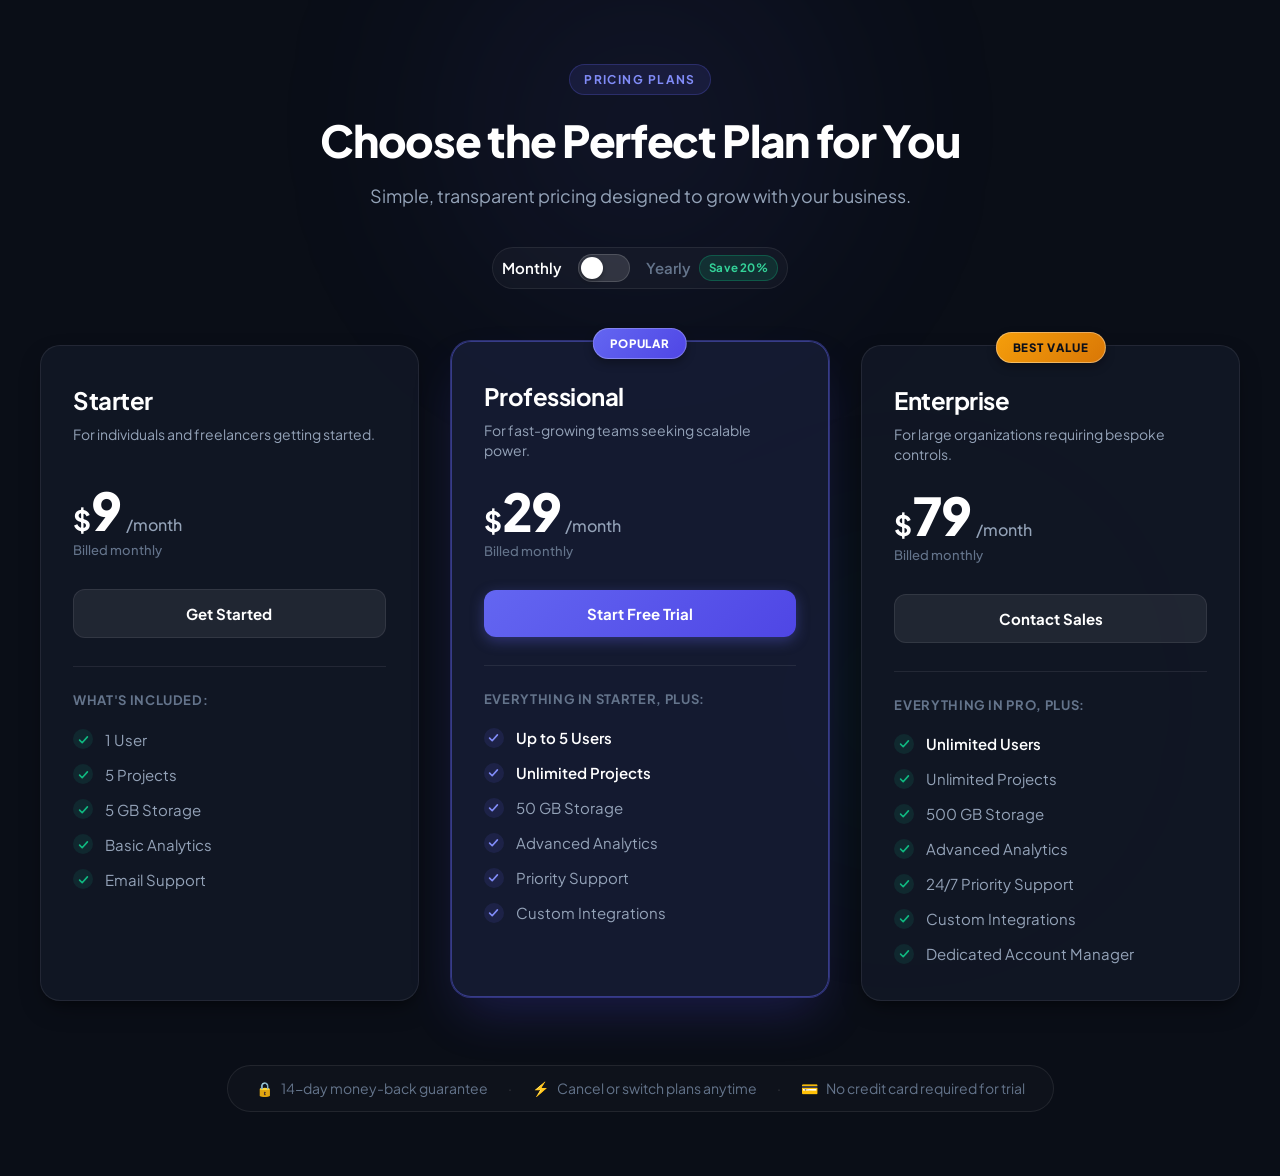
<file: pricing-cards/index.html>
<!DOCTYPE html>
<html lang="en">
<head>
  <meta charset="UTF-8">
  <meta name="viewport" content="width=device-width, initial-scale=1.0">
  <title>SaaS Product Pricing Cards</title>
  <meta name="description" content="Simple, transparent pricing designed to grow with your business. Choose the perfect plan for your team.">
  
  <!-- Google Fonts: Plus Jakarta Sans for modern typography -->
  <link rel="preconnect" href="https://fonts.googleapis.com">
  <link rel="preconnect" href="https://fonts.gstatic.com" crossorigin>
  <link href="https://fonts.googleapis.com/css2?family=Plus+Jakarta+Sans:wght@400;500;600;700;800&display=swap" rel="stylesheet">
  
  <!-- External Stylesheet -->
  <link rel="stylesheet" href="style.css">
</head>
<body>
  <!-- Ambient background glow elements -->
  <div class="bg-glow bg-glow-1" aria-hidden="true"></div>
  <div class="bg-glow bg-glow-2" aria-hidden="true"></div>

  <!-- Main Pricing Section Container -->
  <main class="pricing-container">
    
    <!-- Header Section -->
    <header class="pricing-header">
      <span class="product-badge">PRICING PLANS</span>
      <h1 class="main-heading">Choose the Perfect Plan for You</h1>
      <p class="sub-heading">Simple, transparent pricing designed to grow with your business.</p>
      
      <!-- Billing Toggle Component -->
      <div class="toggle-container" role="region" aria-label="Billing frequency selection">
        <span class="toggle-label monthly-label active" id="monthly-label">Monthly</span>
        
        <button 
          type="button" 
          class="billing-toggle" 
          id="billingToggle" 
          role="switch" 
          aria-checked="false" 
          aria-labelledby="yearly-label"
          title="Toggle between monthly and yearly billing"
        >
          <span class="toggle-circle"></span>
        </button>
        
        <div class="yearly-option">
          <span class="toggle-label yearly-label" id="yearly-label">Yearly</span>
          <span class="discount-badge" id="discountBadge">Save 20%</span>
        </div>
      </div>
    </header>

    <!-- Pricing Cards Grid -->
    <section class="pricing-grid" aria-label="Subscription plans">
      
      <!-- 1. Starter Card -->
      <article class="pricing-card starter-card" id="card-starter">
        <div class="card-inner">
          <div class="card-header">
            <h2 class="plan-name">Starter</h2>
            <p class="plan-desc">For individuals and freelancers getting started.</p>
          </div>

          <div class="pricing-box">
            <div class="price-wrapper">
              <span class="currency-symbol">$</span>
              <span class="price-value" data-plan="starter" data-monthly="9" data-yearly="86">9</span>
            </div>
            <span class="billing-period">/month</span>
          </div>

          <p class="billing-note" data-monthly-note="Billed monthly" data-yearly-note="Save $22 billed annually">Billed monthly</p>

          <button type="button" class="btn btn-secondary cta-btn" data-plan-title="Starter">
            Get Started
          </button>

          <div class="card-divider"></div>

          <div class="features-header">What's included:</div>
          <ul class="features-list">
            <li class="feature-item">
              <span class="check-icon" aria-hidden="true">
                <svg viewBox="0 0 20 20" fill="none" stroke="currentColor" stroke-width="2.5" stroke-linecap="round" stroke-linejoin="round">
                  <polyline points="4 11 8 15 16 6"></polyline>
                </svg>
              </span>
              <span>1 User</span>
            </li>
            <li class="feature-item">
              <span class="check-icon" aria-hidden="true">
                <svg viewBox="0 0 20 20" fill="none" stroke="currentColor" stroke-width="2.5" stroke-linecap="round" stroke-linejoin="round">
                  <polyline points="4 11 8 15 16 6"></polyline>
                </svg>
              </span>
              <span>5 Projects</span>
            </li>
            <li class="feature-item">
              <span class="check-icon" aria-hidden="true">
                <svg viewBox="0 0 20 20" fill="none" stroke="currentColor" stroke-width="2.5" stroke-linecap="round" stroke-linejoin="round">
                  <polyline points="4 11 8 15 16 6"></polyline>
                </svg>
              </span>
              <span>5 GB Storage</span>
            </li>
            <li class="feature-item">
              <span class="check-icon" aria-hidden="true">
                <svg viewBox="0 0 20 20" fill="none" stroke="currentColor" stroke-width="2.5" stroke-linecap="round" stroke-linejoin="round">
                  <polyline points="4 11 8 15 16 6"></polyline>
                </svg>
              </span>
              <span>Basic Analytics</span>
            </li>
            <li class="feature-item">
              <span class="check-icon" aria-hidden="true">
                <svg viewBox="0 0 20 20" fill="none" stroke="currentColor" stroke-width="2.5" stroke-linecap="round" stroke-linejoin="round">
                  <polyline points="4 11 8 15 16 6"></polyline>
                </svg>
              </span>
              <span>Email Support</span>
            </li>
          </ul>
        </div>
      </article>

      <!-- 2. Professional Card (Featured / Popular) -->
      <article class="pricing-card professional-card featured" id="card-professional">
        <!-- Badge Ribbon -->
        <div class="badge-ribbon popular-ribbon">
          <span>POPULAR</span>
        </div>

        <div class="card-inner">
          <div class="card-header">
            <h2 class="plan-name">Professional</h2>
            <p class="plan-desc">For fast-growing teams seeking scalable power.</p>
          </div>

          <div class="pricing-box">
            <div class="price-wrapper">
              <span class="currency-symbol">$</span>
              <span class="price-value" data-plan="professional" data-monthly="29" data-yearly="278">29</span>
            </div>
            <span class="billing-period">/month</span>
          </div>

          <p class="billing-note" data-monthly-note="Billed monthly" data-yearly-note="Save $70 billed annually">Billed monthly</p>

          <button type="button" class="btn btn-primary cta-btn" data-plan-title="Professional">
            Start Free Trial
          </button>

          <div class="card-divider"></div>

          <div class="features-header">Everything in Starter, plus:</div>
          <ul class="features-list">
            <li class="feature-item">
              <span class="check-icon" aria-hidden="true">
                <svg viewBox="0 0 20 20" fill="none" stroke="currentColor" stroke-width="2.5" stroke-linecap="round" stroke-linejoin="round">
                  <polyline points="4 11 8 15 16 6"></polyline>
                </svg>
              </span>
              <span><strong>Up to 5 Users</strong></span>
            </li>
            <li class="feature-item">
              <span class="check-icon" aria-hidden="true">
                <svg viewBox="0 0 20 20" fill="none" stroke="currentColor" stroke-width="2.5" stroke-linecap="round" stroke-linejoin="round">
                  <polyline points="4 11 8 15 16 6"></polyline>
                </svg>
              </span>
              <span><strong>Unlimited Projects</strong></span>
            </li>
            <li class="feature-item">
              <span class="check-icon" aria-hidden="true">
                <svg viewBox="0 0 20 20" fill="none" stroke="currentColor" stroke-width="2.5" stroke-linecap="round" stroke-linejoin="round">
                  <polyline points="4 11 8 15 16 6"></polyline>
                </svg>
              </span>
              <span>50 GB Storage</span>
            </li>
            <li class="feature-item">
              <span class="check-icon" aria-hidden="true">
                <svg viewBox="0 0 20 20" fill="none" stroke="currentColor" stroke-width="2.5" stroke-linecap="round" stroke-linejoin="round">
                  <polyline points="4 11 8 15 16 6"></polyline>
                </svg>
              </span>
              <span>Advanced Analytics</span>
            </li>
            <li class="feature-item">
              <span class="check-icon" aria-hidden="true">
                <svg viewBox="0 0 20 20" fill="none" stroke="currentColor" stroke-width="2.5" stroke-linecap="round" stroke-linejoin="round">
                  <polyline points="4 11 8 15 16 6"></polyline>
                </svg>
              </span>
              <span>Priority Support</span>
            </li>
            <li class="feature-item">
              <span class="check-icon" aria-hidden="true">
                <svg viewBox="0 0 20 20" fill="none" stroke="currentColor" stroke-width="2.5" stroke-linecap="round" stroke-linejoin="round">
                  <polyline points="4 11 8 15 16 6"></polyline>
                </svg>
              </span>
              <span>Custom Integrations</span>
            </li>
          </ul>
        </div>
      </article>

      <!-- 3. Enterprise Card (Best Value) -->
      <article class="pricing-card enterprise-card" id="card-enterprise">
        <!-- Badge Ribbon -->
        <div class="badge-ribbon best-value-ribbon">
          <span>BEST VALUE</span>
        </div>

        <div class="card-inner">
          <div class="card-header">
            <h2 class="plan-name">Enterprise</h2>
            <p class="plan-desc">For large organizations requiring bespoke controls.</p>
          </div>

          <div class="pricing-box">
            <div class="price-wrapper">
              <span class="currency-symbol">$</span>
              <span class="price-value" data-plan="enterprise" data-monthly="79" data-yearly="758">79</span>
            </div>
            <span class="billing-period">/month</span>
          </div>

          <p class="billing-note" data-monthly-note="Billed monthly" data-yearly-note="Save $190 billed annually">Billed monthly</p>

          <button type="button" class="btn btn-secondary cta-btn" data-plan-title="Enterprise">
            Contact Sales
          </button>

          <div class="card-divider"></div>

          <div class="features-header">Everything in Pro, plus:</div>
          <ul class="features-list">
            <li class="feature-item">
              <span class="check-icon" aria-hidden="true">
                <svg viewBox="0 0 20 20" fill="none" stroke="currentColor" stroke-width="2.5" stroke-linecap="round" stroke-linejoin="round">
                  <polyline points="4 11 8 15 16 6"></polyline>
                </svg>
              </span>
              <span><strong>Unlimited Users</strong></span>
            </li>
            <li class="feature-item">
              <span class="check-icon" aria-hidden="true">
                <svg viewBox="0 0 20 20" fill="none" stroke="currentColor" stroke-width="2.5" stroke-linecap="round" stroke-linejoin="round">
                  <polyline points="4 11 8 15 16 6"></polyline>
                </svg>
              </span>
              <span>Unlimited Projects</span>
            </li>
            <li class="feature-item">
              <span class="check-icon" aria-hidden="true">
                <svg viewBox="0 0 20 20" fill="none" stroke="currentColor" stroke-width="2.5" stroke-linecap="round" stroke-linejoin="round">
                  <polyline points="4 11 8 15 16 6"></polyline>
                </svg>
              </span>
              <span>500 GB Storage</span>
            </li>
            <li class="feature-item">
              <span class="check-icon" aria-hidden="true">
                <svg viewBox="0 0 20 20" fill="none" stroke="currentColor" stroke-width="2.5" stroke-linecap="round" stroke-linejoin="round">
                  <polyline points="4 11 8 15 16 6"></polyline>
                </svg>
              </span>
              <span>Advanced Analytics</span>
            </li>
            <li class="feature-item">
              <span class="check-icon" aria-hidden="true">
                <svg viewBox="0 0 20 20" fill="none" stroke="currentColor" stroke-width="2.5" stroke-linecap="round" stroke-linejoin="round">
                  <polyline points="4 11 8 15 16 6"></polyline>
                </svg>
              </span>
              <span>24/7 Priority Support</span>
            </li>
            <li class="feature-item">
              <span class="check-icon" aria-hidden="true">
                <svg viewBox="0 0 20 20" fill="none" stroke="currentColor" stroke-width="2.5" stroke-linecap="round" stroke-linejoin="round">
                  <polyline points="4 11 8 15 16 6"></polyline>
                </svg>
              </span>
              <span>Custom Integrations</span>
            </li>
            <li class="feature-item">
              <span class="check-icon" aria-hidden="true">
                <svg viewBox="0 0 20 20" fill="none" stroke="currentColor" stroke-width="2.5" stroke-linecap="round" stroke-linejoin="round">
                  <polyline points="4 11 8 15 16 6"></polyline>
                </svg>
              </span>
              <span>Dedicated Account Manager</span>
            </li>
          </ul>
        </div>
      </article>

    </section>

    <!-- Trust & FAQ Banner -->
    <footer class="pricing-footer">
      <div class="trust-indicators">
        <div class="trust-item">
          <span class="trust-icon" aria-hidden="true">🔒</span>
          <span>14-day money-back guarantee</span>
        </div>
        <div class="trust-divider">·</div>
        <div class="trust-item">
          <span class="trust-icon" aria-hidden="true">⚡</span>
          <span>Cancel or switch plans anytime</span>
        </div>
        <div class="trust-divider">·</div>
        <div class="trust-item">
          <span class="trust-icon" aria-hidden="true">💳</span>
          <span>No credit card required for trial</span>
        </div>
      </div>
    </footer>
  </main>

  <!-- Interactive Feedback Toast / Modal Dialog -->
  <aside class="action-modal" id="actionModal" role="dialog" aria-modal="true" aria-hidden="true">
    <div class="modal-card">
      <div class="modal-icon-wrap" id="modalIcon">✓</div>
      <h3 class="modal-title" id="modalTitle">Plan Selected</h3>
      <p class="modal-message" id="modalMessage">You selected the plan.</p>
      <div class="modal-plan-summary" id="modalSummary"></div>
      <button type="button" class="btn btn-primary modal-close-btn" id="modalCloseBtn">
        Continue
      </button>
    </div>
  </aside>

  <!-- Vanilla JavaScript -->
  <script src="script.js"></script>
</body>
</html>
</file>
<file: pricing-cards/style.css>
/* ==========================================================================
   SaaS Product Pricing Cards Stylesheet
   Modern, Professional, Fully Responsive Component
   ========================================================================== */

/* --- CSS Variables & Theme Tokens --- */
:root {
  --font-family: 'Plus Jakarta Sans', -apple-system, BlinkMacSystemFont, 'Segoe UI', Roboto, sans-serif;
  
  /* Color Palette */
  --color-bg-base: #0a0e17;
  --color-bg-card: rgba(18, 24, 38, 0.85);
  --color-bg-card-hover: rgba(22, 30, 48, 0.95);
  --color-bg-featured: rgba(22, 28, 52, 0.92);
  
  --color-border: rgba(255, 255, 255, 0.08);
  --color-border-hover: rgba(255, 255, 255, 0.16);
  --color-border-featured: rgba(99, 102, 241, 0.45);
  
  --color-text-main: #f8fafc;
  --color-text-muted: #94a3b8;
  --color-text-subtle: #64748b;
  
  --color-primary: #6366f1;
  --color-primary-hover: #4f46e5;
  --color-primary-light: rgba(99, 102, 241, 0.12);
  
  --color-emerald: #10b981;
  --color-emerald-light: rgba(16, 185, 129, 0.12);
  
  --color-badge-gold: #f59e0b;
  --color-badge-gold-bg: rgba(245, 158, 11, 0.12);
  
  /* Shadows & Elevation */
  --shadow-sm: 0 4px 6px -1px rgba(0, 0, 0, 0.2), 0 2px 4px -2px rgba(0, 0, 0, 0.2);
  --shadow-md: 0 10px 25px -5px rgba(0, 0, 0, 0.35), 0 8px 10px -6px rgba(0, 0, 0, 0.3);
  --shadow-lg: 0 20px 35px -10px rgba(0, 0, 0, 0.5), 0 1px 2px rgba(255, 255, 255, 0.05) inset;
  --shadow-featured: 0 25px 50px -12px rgba(79, 70, 229, 0.25), 0 0 0 1px rgba(99, 102, 241, 0.4);
  --shadow-featured-hover: 0 30px 60px -12px rgba(79, 70, 229, 0.35), 0 0 0 1px rgba(129, 140, 248, 0.6);

  /* Geometry & Motion */
  --radius-card: 20px;
  --radius-btn: 12px;
  --radius-badge: 9999px;
  --transition-smooth: all 0.3s cubic-bezier(0.16, 1, 0.3, 1);
  --transition-fast: all 0.15s ease-in-out;
}

/* --- Global Reset & Box Sizing --- */
*, *::before, *::after {
  box-sizing: border-box;
  margin: 0;
  padding: 0;
}

body {
  font-family: var(--font-family);
  background-color: var(--color-bg-base);
  color: var(--color-text-main);
  min-height: 100vh;
  display: flex;
  flex-direction: column;
  align-items: center;
  justify-content: center;
  padding: 4rem 1.5rem;
  overflow-x: hidden;
  position: relative;
  line-height: 1.5;
  -webkit-font-smoothing: antialiased;
  -moz-osx-font-smoothing: grayscale;
}

/* --- Ambient Background Glows --- */
.bg-glow {
  position: fixed;
  border-radius: 50%;
  filter: blur(120px);
  pointer-events: none;
  z-index: 0;
  opacity: 0.45;
}

.bg-glow-1 {
  width: 550px;
  height: 450px;
  background: radial-gradient(circle, rgba(99, 102, 241, 0.35) 0%, rgba(99, 102, 241, 0) 70%);
  top: -100px;
  left: 50%;
  transform: translateX(-50%);
}

.bg-glow-2 {
  width: 500px;
  height: 400px;
  background: radial-gradient(circle, rgba(16, 185, 129, 0.18) 0%, rgba(16, 185, 129, 0) 70%);
  bottom: 0;
  right: 10%;
}

/* --- Main Pricing Container --- */
.pricing-container {
  position: relative;
  z-index: 1;
  width: 100%;
  max-width: 1200px;
  margin: 0 auto;
  display: flex;
  flex-direction: column;
  align-items: center;
}

/* --- Header Section --- */
.pricing-header {
  text-align: center;
  max-width: 720px;
  margin-bottom: 3.5rem;
  animation: fadeInDown 0.6s cubic-bezier(0.16, 1, 0.3, 1) forwards;
}

.product-badge {
  display: inline-block;
  font-size: 0.75rem;
  font-weight: 700;
  letter-spacing: 0.12em;
  color: #818cf8;
  background: rgba(99, 102, 241, 0.12);
  border: 1px solid rgba(99, 102, 241, 0.25);
  padding: 0.35rem 0.9rem;
  border-radius: var(--radius-badge);
  margin-bottom: 1.25rem;
  text-transform: uppercase;
}

.main-heading {
  font-size: 2.75rem;
  font-weight: 800;
  letter-spacing: -0.03em;
  line-height: 1.15;
  color: #ffffff;
  margin-bottom: 1rem;
  text-wrap: balance;
}

.sub-heading {
  font-size: 1.125rem;
  color: var(--color-text-muted);
  line-height: 1.6;
  text-wrap: balance;
}

/* --- Billing Toggle Component --- */
.toggle-container {
  display: inline-flex;
  align-items: center;
  justify-content: center;
  gap: 1rem;
  margin-top: 2.25rem;
  padding: 0.4rem 0.6rem;
  background: rgba(255, 255, 255, 0.03);
  border: 1px solid var(--color-border);
  border-radius: var(--radius-badge);
  backdrop-filter: blur(8px);
  -webkit-backdrop-filter: blur(8px);
}

.toggle-label {
  font-size: 0.9375rem;
  font-weight: 600;
  color: var(--color-text-subtle);
  transition: color var(--transition-fast);
  cursor: pointer;
  user-select: none;
}

.toggle-label.active {
  color: #ffffff;
}

.billing-toggle {
  position: relative;
  width: 52px;
  height: 28px;
  background: rgba(255, 255, 255, 0.12);
  border: 1px solid rgba(255, 255, 255, 0.15);
  border-radius: var(--radius-badge);
  cursor: pointer;
  outline: none;
  padding: 2px;
  display: flex;
  align-items: center;
  transition: background-color var(--transition-fast), border-color var(--transition-fast);
}

.billing-toggle:focus-visible {
  box-shadow: 0 0 0 3px rgba(99, 102, 241, 0.5);
}

.billing-toggle:hover {
  background: rgba(255, 255, 255, 0.18);
}

.billing-toggle.is-yearly {
  background: var(--color-primary);
  border-color: #818cf8;
}

.toggle-circle {
  display: block;
  width: 22px;
  height: 22px;
  background: #ffffff;
  border-radius: 50%;
  box-shadow: 0 2px 4px rgba(0, 0, 0, 0.3);
  transform: translateX(0);
  transition: transform 0.28s cubic-bezier(0.16, 1, 0.3, 1);
}

.billing-toggle.is-yearly .toggle-circle {
  transform: translateX(24px);
}

.yearly-option {
  display: flex;
  align-items: center;
  gap: 0.5rem;
}

.discount-badge {
  font-size: 0.72rem;
  font-weight: 700;
  letter-spacing: 0.02em;
  color: #34d399;
  background: rgba(16, 185, 129, 0.15);
  border: 1px solid rgba(16, 185, 129, 0.3);
  padding: 0.2rem 0.55rem;
  border-radius: var(--radius-badge);
  white-space: nowrap;
  transition: var(--transition-fast);
}

/* --- Pricing Grid Layout --- */
.pricing-grid {
  display: grid;
  grid-template-columns: repeat(3, 1fr);
  gap: 2rem;
  width: 100%;
  align-items: stretch;
  animation: fadeInUp 0.7s cubic-bezier(0.16, 1, 0.3, 1) forwards;
}

/* --- Pricing Card Base --- */
.pricing-card {
  position: relative;
  background: var(--color-bg-card);
  border: 1px solid var(--color-border);
  border-radius: var(--radius-card);
  padding: 2.25rem 2rem;
  box-shadow: var(--shadow-md);
  transition: var(--transition-smooth);
  backdrop-filter: blur(12px);
  -webkit-backdrop-filter: blur(12px);
  display: flex;
  flex-direction: column;
}

/* Hover Effect requirement: transform: translateY(-10px) */
.pricing-card:hover {
  transform: translateY(-10px);
  box-shadow: var(--shadow-lg);
  border-color: var(--color-border-hover);
  background: var(--color-bg-card-hover);
}

/* --- Featured (Professional) Card Special Styling --- */
.pricing-card.featured {
  background: var(--color-bg-featured);
  border-color: var(--color-border-featured);
  box-shadow: var(--shadow-featured);
  transform: translateY(-4px);
}

.pricing-card.featured:hover {
  transform: translateY(-14px);
  box-shadow: var(--shadow-featured-hover);
  border-color: rgba(129, 140, 248, 0.65);
}

.card-inner {
  display: flex;
  flex-direction: column;
  height: 100%;
}

/* --- Badges / Ribbons --- */
.badge-ribbon {
  position: absolute;
  top: -14px;
  left: 50%;
  transform: translateX(-50%);
  padding: 0.35rem 1rem;
  border-radius: var(--radius-badge);
  font-size: 0.72rem;
  font-weight: 800;
  letter-spacing: 0.08em;
  text-transform: uppercase;
  z-index: 2;
  box-shadow: 0 4px 10px rgba(0, 0, 0, 0.3);
  white-space: nowrap;
}

.popular-ribbon {
  background: linear-gradient(135deg, #6366f1 0%, #4f46e5 100%);
  color: #ffffff;
  border: 1px solid rgba(255, 255, 255, 0.25);
}

.best-value-ribbon {
  background: linear-gradient(135deg, #f59e0b 0%, #d97706 100%);
  color: #0b0f19;
  border: 1px solid rgba(255, 255, 255, 0.35);
  font-weight: 800;
}

/* --- Card Header & Typography --- */
.card-header {
  margin-bottom: 1.5rem;
}

.plan-name {
  font-size: 1.5rem;
  font-weight: 700;
  color: #ffffff;
  margin-bottom: 0.35rem;
  letter-spacing: -0.02em;
}

.plan-desc {
  font-size: 0.875rem;
  color: var(--color-text-muted);
  line-height: 1.45;
  min-height: 2.6em;
}

/* --- Pricing Numerical Display --- */
.pricing-box {
  display: flex;
  align-items: baseline;
  gap: 0.35rem;
  margin-bottom: 0.25rem;
}

.price-wrapper {
  display: inline-flex;
  align-items: baseline;
}

.currency-symbol {
  font-size: 1.75rem;
  font-weight: 700;
  color: #ffffff;
  line-height: 1;
}

.price-value {
  font-size: 3.25rem;
  font-weight: 800;
  color: #ffffff;
  line-height: 1;
  letter-spacing: -0.04em;
  font-variant-numeric: tabular-nums;
  display: inline-block;
  transition: transform 0.25s ease, opacity 0.25s ease;
}

/* Number animation helper classes */
.price-value.animating {
  opacity: 0;
  transform: translateY(-8px) scale(0.96);
}

.billing-period {
  font-size: 1rem;
  font-weight: 500;
  color: var(--color-text-muted);
}

.billing-note {
  font-size: 0.8125rem;
  color: var(--color-text-subtle);
  margin-bottom: 1.75rem;
  font-weight: 500;
  min-height: 1.25rem;
}

/* --- Button Styling --- */
.btn {
  width: 100%;
  padding: 0.875rem 1.25rem;
  border-radius: var(--radius-btn);
  font-size: 0.9375rem;
  font-weight: 700;
  font-family: inherit;
  cursor: pointer;
  border: none;
  outline: none;
  display: inline-flex;
  align-items: center;
  justify-content: center;
  transition: var(--transition-smooth);
  user-select: none;
}

.btn:hover {
  transform: scale(1.02);
}

.btn:active {
  transform: scale(0.98);
}

.btn-primary {
  background: linear-gradient(135deg, #6366f1 0%, #4f46e5 100%);
  color: #ffffff;
  box-shadow: 0 4px 14px rgba(99, 102, 241, 0.35);
}

.btn-primary:hover {
  background: linear-gradient(135deg, #4f46e5 0%, #4338ca 100%);
  box-shadow: 0 6px 20px rgba(99, 102, 241, 0.45);
}

.btn-secondary {
  background: rgba(255, 255, 255, 0.07);
  color: #ffffff;
  border: 1px solid var(--color-border);
}

.btn-secondary:hover {
  background: rgba(255, 255, 255, 0.12);
  border-color: rgba(255, 255, 255, 0.2);
}

/* --- Divider Line --- */
.card-divider {
  height: 1px;
  width: 100%;
  background: var(--color-border);
  margin: 1.75rem 0 1.5rem;
}

/* --- Features Section Inside Card --- */
.features-header {
  font-size: 0.8125rem;
  font-weight: 700;
  text-transform: uppercase;
  letter-spacing: 0.05em;
  color: var(--color-text-subtle);
  margin-bottom: 1.125rem;
}

.features-list {
  list-style: none;
  display: flex;
  flex-direction: column;
  gap: 0.875rem;
}

.feature-item {
  display: flex;
  align-items: center;
  gap: 0.75rem;
  font-size: 0.9375rem;
  color: var(--color-text-muted);
  line-height: 1.4;
}

.feature-item strong {
  color: #ffffff;
  font-weight: 600;
}

.check-icon {
  display: flex;
  align-items: center;
  justify-content: center;
  width: 20px;
  height: 20px;
  flex-shrink: 0;
  border-radius: 50%;
  background: var(--color-emerald-light);
  color: #10b981;
}

.pricing-card.featured .check-icon {
  background: var(--color-primary-light);
  color: #818cf8;
}

.check-icon svg {
  width: 13px;
  height: 13px;
}

/* --- Footer Trust Bar --- */
.pricing-footer {
  margin-top: 4rem;
  text-align: center;
  animation: fadeIn 0.8s ease forwards;
}

.trust-indicators {
  display: inline-flex;
  flex-wrap: wrap;
  align-items: center;
  justify-content: center;
  gap: 1.25rem;
  padding: 0.75rem 1.75rem;
  background: rgba(255, 255, 255, 0.02);
  border: 1px solid var(--color-border);
  border-radius: var(--radius-badge);
  font-size: 0.875rem;
  color: var(--color-text-subtle);
}

.trust-item {
  display: flex;
  align-items: center;
  gap: 0.5rem;
}

.trust-divider {
  color: rgba(255, 255, 255, 0.15);
}

/* --- Interactive Action Modal / Toast --- */
.action-modal {
  position: fixed;
  inset: 0;
  background: rgba(5, 8, 15, 0.75);
  backdrop-filter: blur(8px);
  -webkit-backdrop-filter: blur(8px);
  z-index: 100;
  display: flex;
  align-items: center;
  justify-content: center;
  padding: 1.5rem;
  opacity: 0;
  pointer-events: none;
  transition: opacity 0.25s ease;
}

.action-modal.is-active {
  opacity: 1;
  pointer-events: auto;
}

.modal-card {
  background: #111827;
  border: 1px solid rgba(255, 255, 255, 0.12);
  border-radius: 20px;
  padding: 2.25rem;
  max-width: 420px;
  width: 100%;
  text-align: center;
  box-shadow: 0 25px 50px -12px rgba(0, 0, 0, 0.7);
  transform: translateY(16px) scale(0.96);
  transition: transform 0.28s cubic-bezier(0.16, 1, 0.3, 1);
}

.action-modal.is-active .modal-card {
  transform: translateY(0) scale(1);
}

.modal-icon-wrap {
  width: 52px;
  height: 52px;
  border-radius: 50%;
  background: rgba(99, 102, 241, 0.18);
  border: 1px solid rgba(99, 102, 241, 0.35);
  color: #818cf8;
  display: flex;
  align-items: center;
  justify-content: center;
  font-size: 1.5rem;
  font-weight: 700;
  margin: 0 auto 1.25rem;
}

.modal-title {
  font-size: 1.35rem;
  font-weight: 700;
  color: #ffffff;
  margin-bottom: 0.5rem;
}

.modal-message {
  font-size: 0.9375rem;
  color: var(--color-text-muted);
  margin-bottom: 1.25rem;
  line-height: 1.5;
}

.modal-plan-summary {
  background: rgba(255, 255, 255, 0.04);
  border: 1px solid var(--color-border);
  border-radius: 10px;
  padding: 0.85rem 1rem;
  font-size: 0.875rem;
  color: #e2e8f0;
  margin-bottom: 1.5rem;
  text-align: left;
}

.modal-close-btn {
  width: 100%;
}

/* --- Keyframe Animations --- */
@keyframes fadeInDown {
  from {
    opacity: 0;
    transform: translateY(-20px);
  }
  to {
    opacity: 1;
    transform: translateY(0);
  }
}

@keyframes fadeInUp {
  from {
    opacity: 0;
    transform: translateY(24px);
  }
  to {
    opacity: 1;
    transform: translateY(0);
  }
}

@keyframes fadeIn {
  from {
    opacity: 0;
  }
  to {
    opacity: 1;
  }
}

/* ==========================================================================
   Responsive Design & Media Queries
   ========================================================================== */

/* Laptop & Tablet Screens */
@media (max-width: 1024px) {
  .pricing-grid {
    grid-template-columns: repeat(2, 1fr);
    gap: 2rem;
  }

  .enterprise-card {
    grid-column: span 2;
    max-width: 620px;
    margin: 0 auto;
    width: 100%;
  }

  .main-heading {
    font-size: 2.35rem;
  }
}

/* Mobile Screens */
@media (max-width: 768px) {
  body {
    padding: 3rem 1rem;
  }

  .pricing-header {
    margin-bottom: 2.5rem;
  }

  .main-heading {
    font-size: 1.95rem;
  }

  .sub-heading {
    font-size: 1rem;
  }

  .toggle-container {
    gap: 0.75rem;
    padding: 0.35rem 0.5rem;
  }

  .pricing-grid {
    grid-template-columns: 1fr;
    gap: 2.5rem;
  }

  .enterprise-card {
    grid-column: span 1;
    max-width: 100%;
  }

  .pricing-card {
    padding: 2rem 1.5rem;
  }

  .pricing-card.featured {
    transform: none;
  }

  .pricing-card.featured:hover {
    transform: translateY(-8px);
  }

  .pricing-card:hover {
    transform: translateY(-8px);
  }

  .trust-indicators {
    flex-direction: column;
    gap: 0.6rem;
    padding: 1rem;
  }

  .trust-divider {
    display: none;
  }
}
</file>
